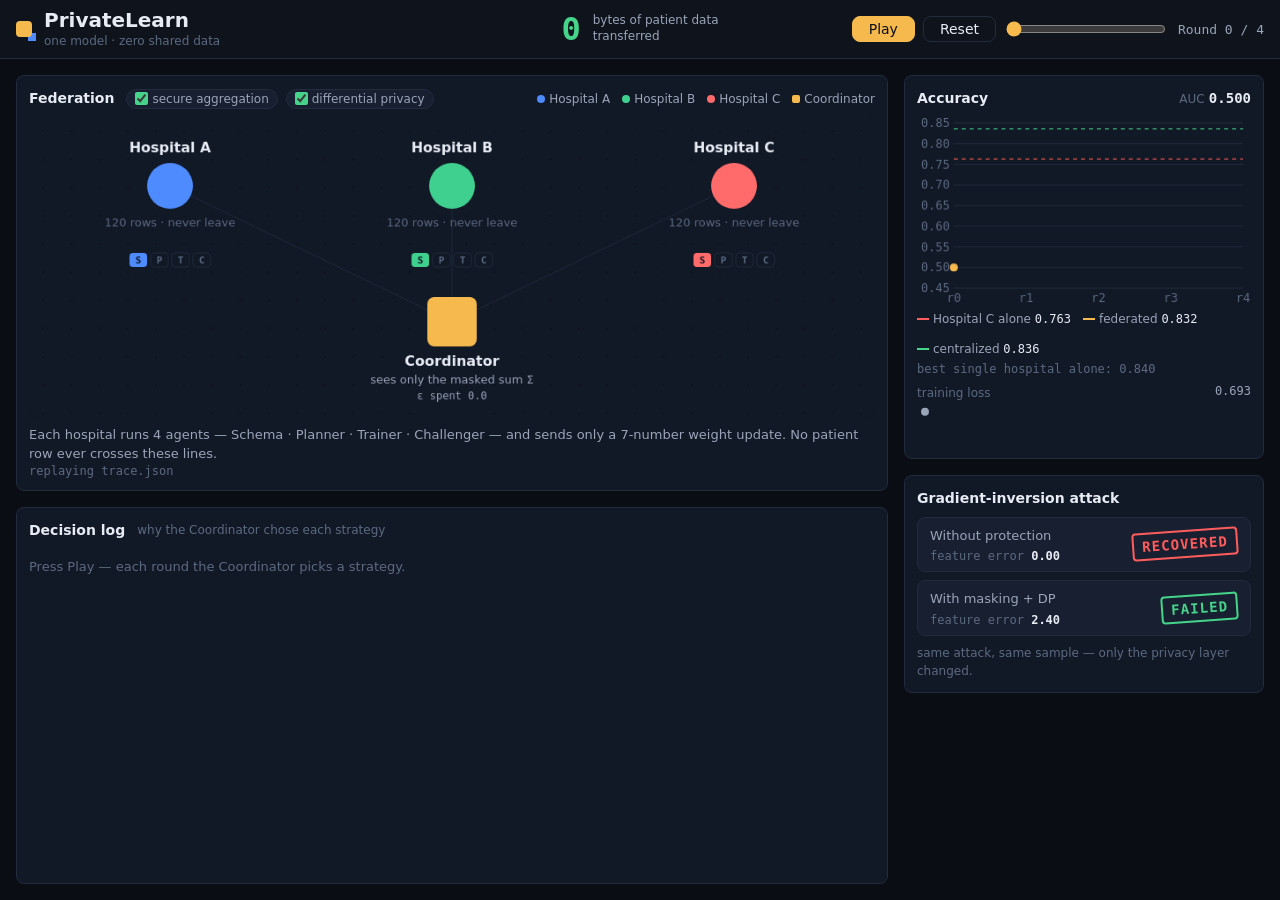
<file: privatelearn/web/index.html>
<!doctype html>
<html lang="en">
  <head>
    <meta charset="utf-8" />
    <meta name="viewport" content="width=device-width, initial-scale=1" />
    <title>PrivateLearn — demo</title>
    <link rel="stylesheet" href="player.css" />
  </head>
  <body>
    <header class="topbar">
      <div class="brand">
        <span class="brand-mark" aria-hidden="true"></span>
        <div class="brand-text">
          <h1>PrivateLearn</h1>
          <p class="tagline">one model · zero shared data</p>
        </div>
      </div>

      <div class="hero-stat">
        <span class="hero-value" id="bytes">0</span>
        <span class="hero-label">bytes of patient data<br />transferred</span>
      </div>

      <div class="controls">
        <button id="play" class="btn primary">Play</button>
        <button id="reset" class="btn ghost">Reset</button>
        <input id="scrub" type="range" min="0" max="0" step="1" value="0" aria-label="Round" />
        <span id="roundLabel" class="round">Round 0 / 0</span>
      </div>
    </header>

    <main class="layout">
      <div class="left">
        <section class="stage panel">
          <div class="panel-head">
            <h2>Federation</h2>
            <div class="toggles" role="group" aria-label="privacy overlays">
              <label class="chip"><input type="checkbox" id="showMask" checked /> secure aggregation</label>
              <label class="chip"><input type="checkbox" id="showDp" checked /> differential privacy</label>
            </div>
            <div class="legend" id="legend"></div>
          </div>
          <canvas id="graph" width="960" height="340"></canvas>
          <p class="stage-caption">
            <span id="ticker">Each hospital runs 4 agents — Schema · Planner · Trainer · Challenger — and
            sends only a 7-number weight update. No patient row ever crosses these lines.</span>
            <span id="source" class="source"></span>
          </p>
        </section>

        <section class="panel grow">
          <div class="panel-head"><h2>Decision log</h2><span class="metric-hint">why the Coordinator chose each strategy</span></div>
          <ul id="log" class="log"></ul>
        </section>
      </div>

      <aside class="rail">
        <section class="panel">
          <div class="panel-head">
            <h2>Accuracy</h2>
            <span class="metric"><span class="metric-hint">AUC</span> <b id="aucNow">—</b></span>
          </div>
          <canvas id="chart" width="336" height="190"></canvas>
          <div class="chart-legend">
            <span><i class="sw solo"></i><span id="soloLabel">solo</span> <b id="aucSolo"></b></span>
            <span><i class="sw fed"></i>federated <b id="aucFed"></b></span>
            <span><i class="sw cen"></i>centralized <b id="aucCen"></b></span>
          </div>
          <div class="chart-note" id="soloNote"></div>
          <div class="loss-head"><span>training loss</span><b id="lossNow">—</b></div>
          <canvas id="lossChart" width="336" height="44"></canvas>
        </section>

        <section class="panel">
          <div class="panel-head"><h2>Gradient-inversion attack</h2></div>
          <div id="attack" class="attack"></div>
          <p class="attack-caption">same attack, same sample — only the privacy layer changed.</p>
        </section>
      </aside>
    </main>

    <script src="player.js"></script>
  </body>
</html>
</file>
<file: privatelearn/web/player.css>
/* PrivateLearn demo player — implements docs/DESIGN.md. Tokens only; no raw hex in components. */
:root {
  --bg: #0a0e14;
  --bg-raise: #0e131c;
  --panel: #111826;
  --panel-2: #171f30;
  --border: #222c3d;
  --border-strong: #2e3a50;

  --text: #e7ecf4;
  --text-dim: #9aa5b8;
  --text-faint: #5c6a80;

  --hosp-a: #4d8bff;
  --hosp-b: #3fcf8e;
  --hosp-c: #ff6b6b;
  --coord: #f5b94d;

  --ok: #46d48a;
  --danger: #ff5c5c;

  --font-data: ui-monospace, "SF Mono", "Cascadia Code", "JetBrains Mono", Consolas, monospace;
  --font-ui: "Inter", system-ui, -apple-system, "Segoe UI", Roboto, sans-serif;
}

* { box-sizing: border-box; }

html, body { height: 100%; }

body {
  margin: 0;
  background: var(--bg);
  color: var(--text);
  font: 13px/1.5 var(--font-ui);
  font-variant-numeric: tabular-nums;
  display: flex;
  flex-direction: column;
}

h1, h2, p { margin: 0; }

/* ---------- topbar ---------- */
.topbar {
  display: grid;
  grid-template-columns: 1fr auto 1fr;
  align-items: center;
  gap: 16px;
  min-height: 56px;
  padding: 8px 16px;
  border-bottom: 1px solid var(--border);
  background: var(--bg-raise);
}
.brand { display: flex; align-items: center; gap: 12px; }
.brand-mark {
  width: 16px; height: 16px; border-radius: 4px;
  background: var(--coord);
  box-shadow: 8px 8px 0 -4px var(--hosp-a);
}
.brand-text h1 { font-size: 20px; font-weight: 600; line-height: 1.2; }
.tagline { font-size: 12px; color: var(--text-faint); }

.hero-stat { display: flex; align-items: center; gap: 12px; }
.hero-value { font: 600 32px/1 var(--font-data); color: var(--ok); }
.hero-label { font-size: 12px; line-height: 1.3; color: var(--text-dim); }

.controls { display: flex; align-items: center; justify-content: flex-end; gap: 8px; }
.btn {
  font: 500 14px var(--font-ui);
  border-radius: 8px;
  padding: 4px 16px;
  cursor: pointer;
  border: 1px solid var(--border);
}
.btn.primary { background: var(--coord); border-color: var(--coord); color: var(--bg); }
.btn.ghost { background: transparent; color: var(--text); }
.btn:hover { border-color: var(--border-strong); }
.btn.primary:hover { filter: brightness(1.08); }
.btn:focus-visible, input:focus-visible { outline: 1px solid var(--border-strong); outline-offset: 2px; }

input[type="range"] { width: 160px; accent-color: var(--coord); }
.round { font: 13px var(--font-data); color: var(--text-dim); min-width: 88px; text-align: right; }

/* ---------- layout ---------- */
.layout {
  flex: 1;
  min-height: 0;
  display: grid;
  grid-template-columns: minmax(0, 1fr) 360px;
  gap: 16px;
  padding: 16px;
}

.panel {
  background: var(--panel);
  border: 1px solid var(--border);
  border-radius: 8px;
  padding: 12px;
  min-width: 0;
}
.panel-head {
  display: flex;
  align-items: center;
  flex-wrap: wrap;
  gap: 8px 12px;
  margin-bottom: 8px;
}
.panel-head h2 { font-size: 14px; font-weight: 600; }

/* ---------- stage + decision log (left column) ---------- */
.left { display: flex; flex-direction: column; gap: 16px; min-height: 0; min-width: 0; }
.left .grow { flex: 1; min-height: 96px; display: flex; flex-direction: column; }
.stage { display: flex; flex-direction: column; flex: none; }
#graph { width: 100%; height: auto; max-height: 46vh; object-fit: contain; display: block; border-radius: 8px; background: var(--panel); }
.stage-caption { margin-top: 8px; font-size: 13px; color: var(--text-dim); }
#ticker { display: block; min-height: 2.6em; }
#ticker b { color: var(--text); font-weight: 600; }
.source { display: block; font: 12px var(--font-data); color: var(--text-faint); }

.legend { display: flex; flex-wrap: wrap; gap: 12px; margin-left: auto; font-size: 12px; color: var(--text-dim); }
.legend span { display: inline-flex; align-items: center; gap: 4px; }
.legend i { width: 8px; height: 8px; border-radius: 999px; display: inline-block; }
.legend i.sq { border-radius: 2px; }

.toggles { display: flex; gap: 8px; }
.chip {
  display: inline-flex; align-items: center; gap: 4px;
  padding: 0 8px;
  border: 1px solid var(--border);
  border-radius: 999px;
  background: var(--panel-2);
  font-size: 12px;
  color: var(--text-dim);
  cursor: pointer;
  user-select: none;
}
.chip input { accent-color: var(--ok); margin: 0; }

/* ---------- rail ---------- */
.rail { display: flex; flex-direction: column; gap: 16px; min-height: 0; }

.metric { margin-left: auto; font-size: 13px; color: var(--text-dim); }
.metric b { font: 600 14px var(--font-data); color: var(--text); }
.metric-hint { font-size: 12px; color: var(--text-faint); }

#chart, #lossChart { width: 100%; height: auto; display: block; }

.chart-legend { display: flex; flex-wrap: wrap; gap: 12px; margin-top: 4px; font-size: 12px; color: var(--text-dim); }
.chart-legend b { font: 12px var(--font-data); color: var(--text); }
.sw { display: inline-block; width: 12px; margin-right: 4px; vertical-align: middle; border-top: 2px solid; }
.sw.fed { border-color: var(--coord); }
.sw.solo { border-color: var(--danger); border-top-style: dashed; }
.sw.cen { border-color: var(--ok); border-top-style: dashed; }

.chart-note { margin-top: 4px; font: 12px var(--font-data); color: var(--text-faint); }
.loss-head { display: flex; justify-content: space-between; margin-top: 8px; font-size: 12px; color: var(--text-faint); }
.loss-head b { font: 12px var(--font-data); color: var(--text-dim); }

/* decision log: one card per round, all rounds visible at once */
.log {
  list-style: none; margin: 0; padding: 0;
  display: grid; grid-template-columns: repeat(auto-fill, minmax(210px, 1fr)); gap: 8px;
  overflow-y: auto; min-height: 0; align-content: start;
}
.log li {
  padding: 8px; border: 1px solid var(--border); border-left: 2px solid var(--border);
  border-radius: 8px; background: var(--panel-2);
}
.log li.excluded { border-left-color: var(--danger); }
.log li.past { opacity: 0.7; }
.log .row { display: flex; flex-wrap: wrap; align-items: center; gap: 4px 8px; }
.log .num { font: 12px var(--font-data); color: var(--text-faint); }
.log .text { font-size: 13px; line-height: 1.35; color: var(--text-dim); margin-top: 4px; }
.log .meta { font: 12px var(--font-data); color: var(--text-faint); margin-top: 4px; }
.log .tag {
  font: 12px var(--font-data);
  color: var(--danger);
  border: 1px solid var(--danger);
  border-radius: 999px;
  padding: 0 8px;
}
.log .tag.coord { color: var(--coord); border-color: var(--coord); }
.log .tag.llm { color: var(--ok); border-color: var(--ok); }
.log .agents { font: 11px var(--font-data); color: var(--text-faint); margin-top: 4px; line-height: 1.4; }
.log .empty { grid-column: 1 / -1; border: 0; background: none; color: var(--text-faint); padding-left: 0; }

.badge {
  font: 600 12px var(--font-data);
  padding: 0 8px;
  border-radius: 999px;
  color: var(--bg);
}
.badge.fedavg { background: var(--coord); }
.badge.fedprox { background: var(--hosp-a); }
.badge.trimmed_mean { background: var(--hosp-c); }

/* attack */
.attack { display: flex; flex-direction: column; gap: 8px; }
.attack-card {
  display: grid;
  grid-template-columns: 1fr auto;
  align-items: center;
  gap: 4px 12px;
  padding: 8px 12px;
  border: 1px solid var(--border);
  border-radius: 8px;
  background: var(--panel-2);
}
.attack-card .label { font-size: 13px; color: var(--text-dim); }
.attack-card .err { grid-column: 1; font: 12px var(--font-data); color: var(--text-faint); }
.attack-card .err b { color: var(--text); font-weight: 600; }
.stamp {
  grid-column: 2;
  grid-row: 1 / span 2;
  font: 700 14px var(--font-data);
  letter-spacing: 0.08em;
  padding: 4px 8px;
  border: 2px solid;
  border-radius: 4px;
  transform: rotate(-4deg);
}
.stamp.recovered { color: var(--danger); }
.stamp.failed { color: var(--ok); }
.attack-caption { margin-top: 8px; font-size: 12px; color: var(--text-faint); }

/* states */
.state { font: 13px var(--font-data); color: var(--text-faint); padding: 32px; }
.state.error { color: var(--danger); white-space: pre-wrap; }

/* small screens: stack, let the page scroll */
@media (max-width: 960px) {
  body { display: block; }
  .topbar { grid-template-columns: 1fr; justify-items: start; }
  .controls { justify-content: flex-start; flex-wrap: wrap; }
  .layout { grid-template-columns: minmax(0, 1fr); }
  .legend { margin-left: 0; }
  input[type="range"] { width: 120px; }
}

@media (prefers-reduced-motion: reduce) {
  * { transition: none !important; animation: none !important; }
}
</file>
